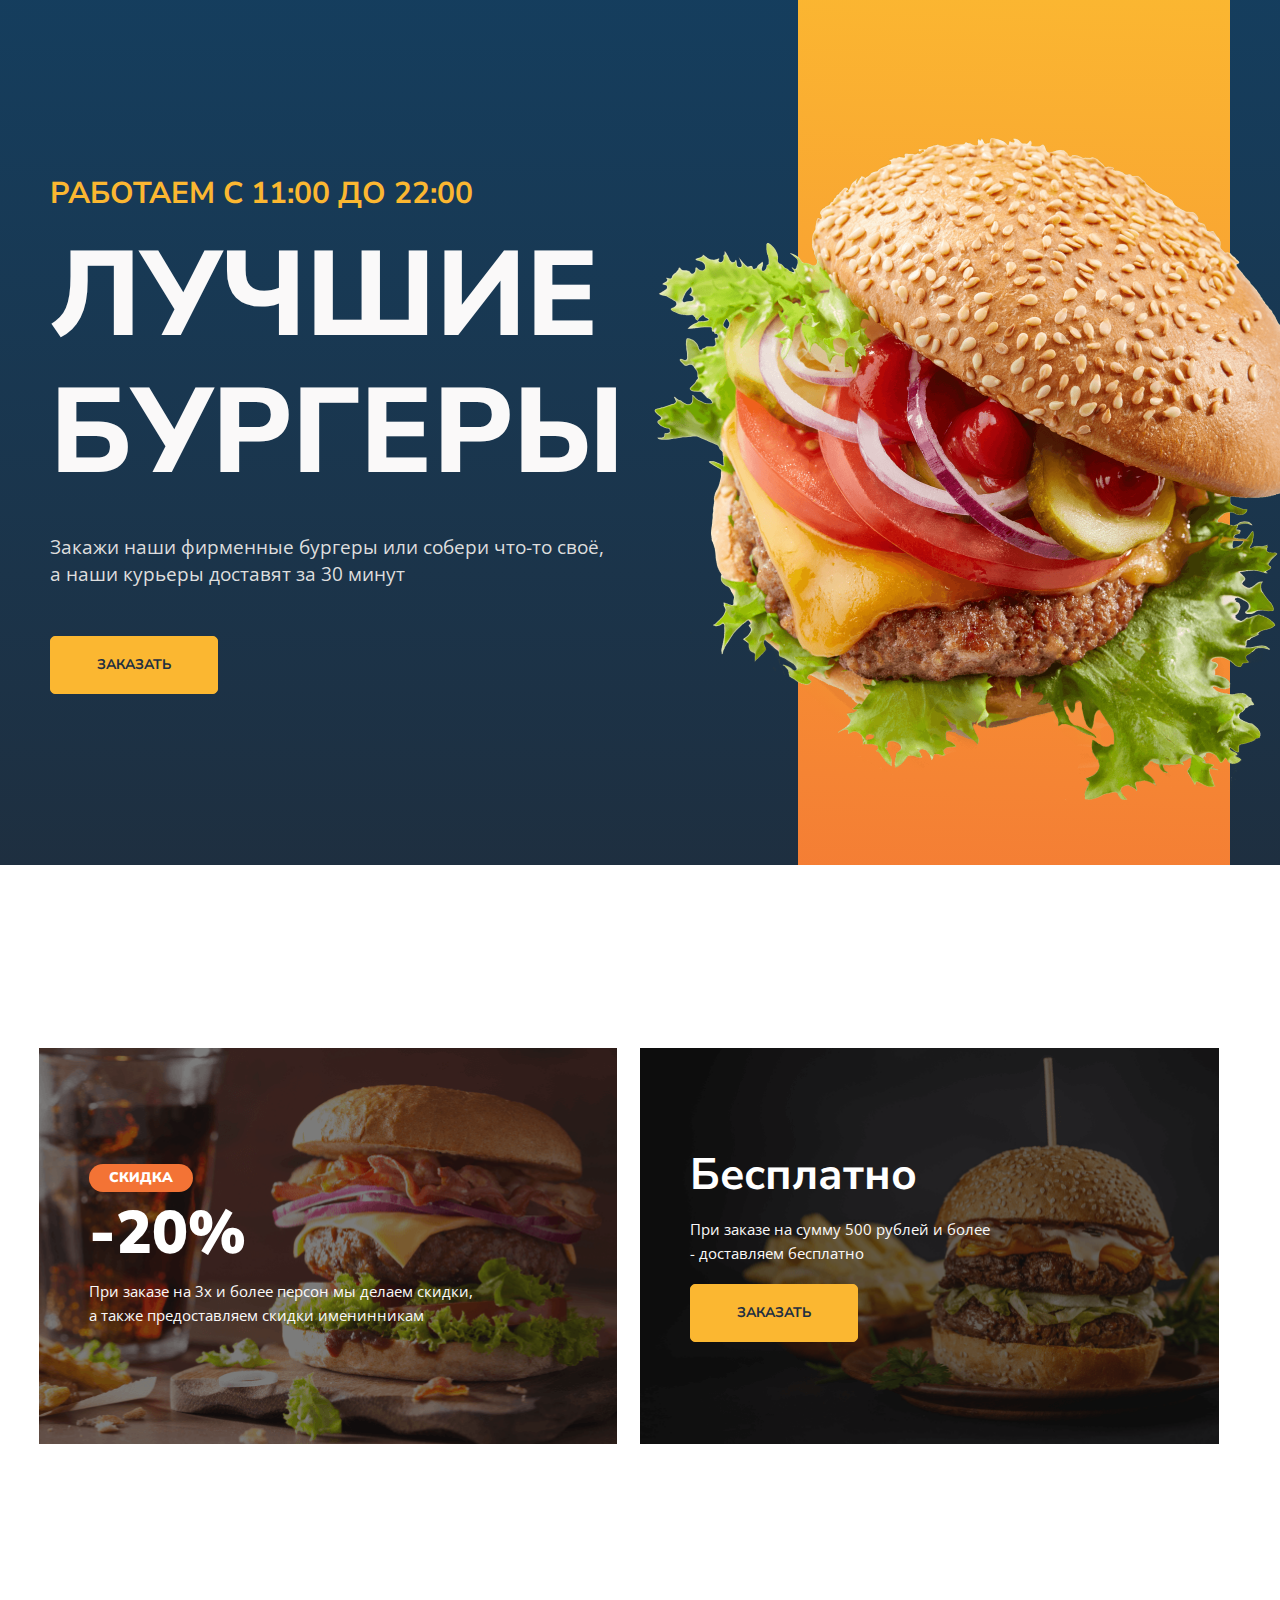
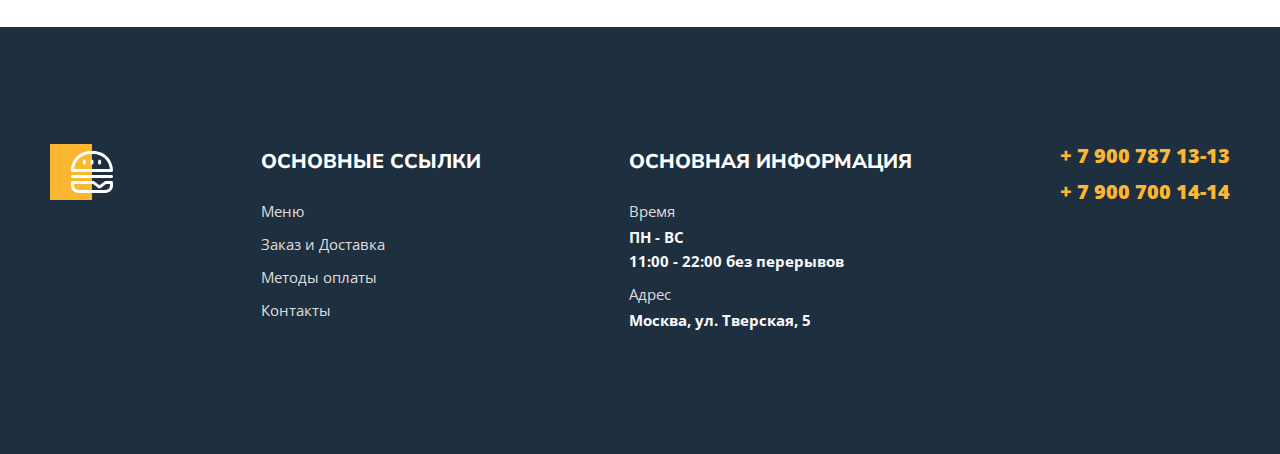
<file: index.html>
<!DOCTYPE html>
<html lang="en">
<head>
    <meta charset="UTF-8">
    <meta http-equiv="X-UA-Compatible" content="IE=edge">
    <meta name="viewport" content="width=device-width, initial-scale=1.0">
    <title>Burger</title>
    <link rel="preconnect" href="https://fonts.googleapis.com">
    <link rel="preconnect" href="https://fonts.gstatic.com" crossorigin>
    <link href="https://fonts.googleapis.com/css2?family=Nunito+Sans:ital,wght@0,700;0,800;0,900;1,600&family=Open+Sans:wght@400;600;700&display=swap" rel="stylesheet">
    <link rel="stylesheet" href="styles/normalize.css">
    <link rel="stylesheet" href="styles/main.css">
    <link rel="apple-touch-icon" sizes="192x192" href="images/favicon/android-chrome-192x192.png">
    <link rel="icon" type="image/png" sizes="512x512" href="images/favicon/android-chrome-512x512.png">
    <link rel="icon" sizes="16x16" href="images/favicon/favicon.ico">
    <link rel="apple-touch-icon" sizes="180x180" href="images/favicon/apple-touch-icon.png">
    <link rel="icon" type="image/png" sizes="32x32" href="images/favicon/favicon-32x32.png">
    <link rel="icon" type="image/png" sizes="16x16" href="images/favicon/favicon-16x16.png">
    <link rel="mask-icon" href="images/favicon/safari-pinned-tab.svg" color="#5bbad5">
    <meta name="msapplication-TileColor" content="#da532c">
    <meta name="theme-color" content="#ffffff">
</head>
<body>
    <div class="main">
        <div class="wrapper">
            <div class="content">
                <h1 class="content-title">
                    <span>работаем с 11:00 до 22:00</span>
                    Лучшие бургеры
                </h1>
                <p class="content-text">Закажи наши фирменные бургеры или собери&nbsp;что-то своё, а&nbsp;наши курьеры доставят за&nbsp;30&nbsp;минут</p>
                <a class="content-link" href="menu.html">заказать</a>
            </div>
            <div class="visual">
                <div class="visual-bg"></div>
                <img src="images/burger.png" alt="burger">
            </div>
        </div>
    </div>
    <div class="promo">
        <div class="wrapper">
            <div class="promo-left">
                <p class="sale">Скидка</p>
                <p class="cost">-20%</p>
                <p class="promo-description">При заказе на 3х и более персон мы делаем скидки, а также предоставляем скидки именинникам</p>
            </div>    
            <div class="promo-right">
                <p class="free">Бесплатно</p>
                <p class="promo-description">При заказе на сумму 500 рублей и более - доставляем бесплатно</p>
                <a href="menu.html">заказать</a>
            </div>
        </div>
    </div>
    <footer class="footer">
        <div class="container">
            <div class="footer-box">
                <div class="footer-item">
                    <img class="footer-logo" src="images/logo-footer.svg" alt="logo">
                </div>
                <div class="footer-item">
                    <h2>основные ссылки</h2>
                    <ul class="footer-list">
                        <li><a href="menu.html">Меню</a></li>
                        <li><a href="#">Заказ и Доставка</a></li>
                        <li><a href="#">Методы оплаты</a></li>
                        <li><a href="#">Контакты</a></li>
                    </ul>
                    <ul class="footer-list footer-list-tel">
                        <li>
                            <a href="tel:+79007871313">+ 7 900 787 13-13</a>
                        </li>
                        <li>
                            <a href="tel:+79007001414">+ 7 900 700 14-14</a>
                        </li>
                    </ul>
                </div>
                <div class="footer-item">
                    <h2>основная информация</h2>
                    <ul class="footer-list">
                        <li>
                            <span>Время</span>
                            ПН - ВС <br>
                            11:00 - 22:00 без перерывов
                        </li>
                        <li class="footer-list">
                            <span>Адрес</span>
                            Москва, ул. Тверская, 5
                        </li>
                    </ul>
                </div>
                <div class="footer-tel">
                    <ul class="footer-list footer-list-tel">
                        <li>
                            <a href="tel:+79007871313">+ 7 900 787 13-13</a>
                        </li>
                        <li>
                            <a href="tel:+79007001414">+ 7 900 700 14-14</a>
                        </li>
                    </ul>
                </div>
            </div>
        </div>
    </footer>
</body>
</html>
</file>
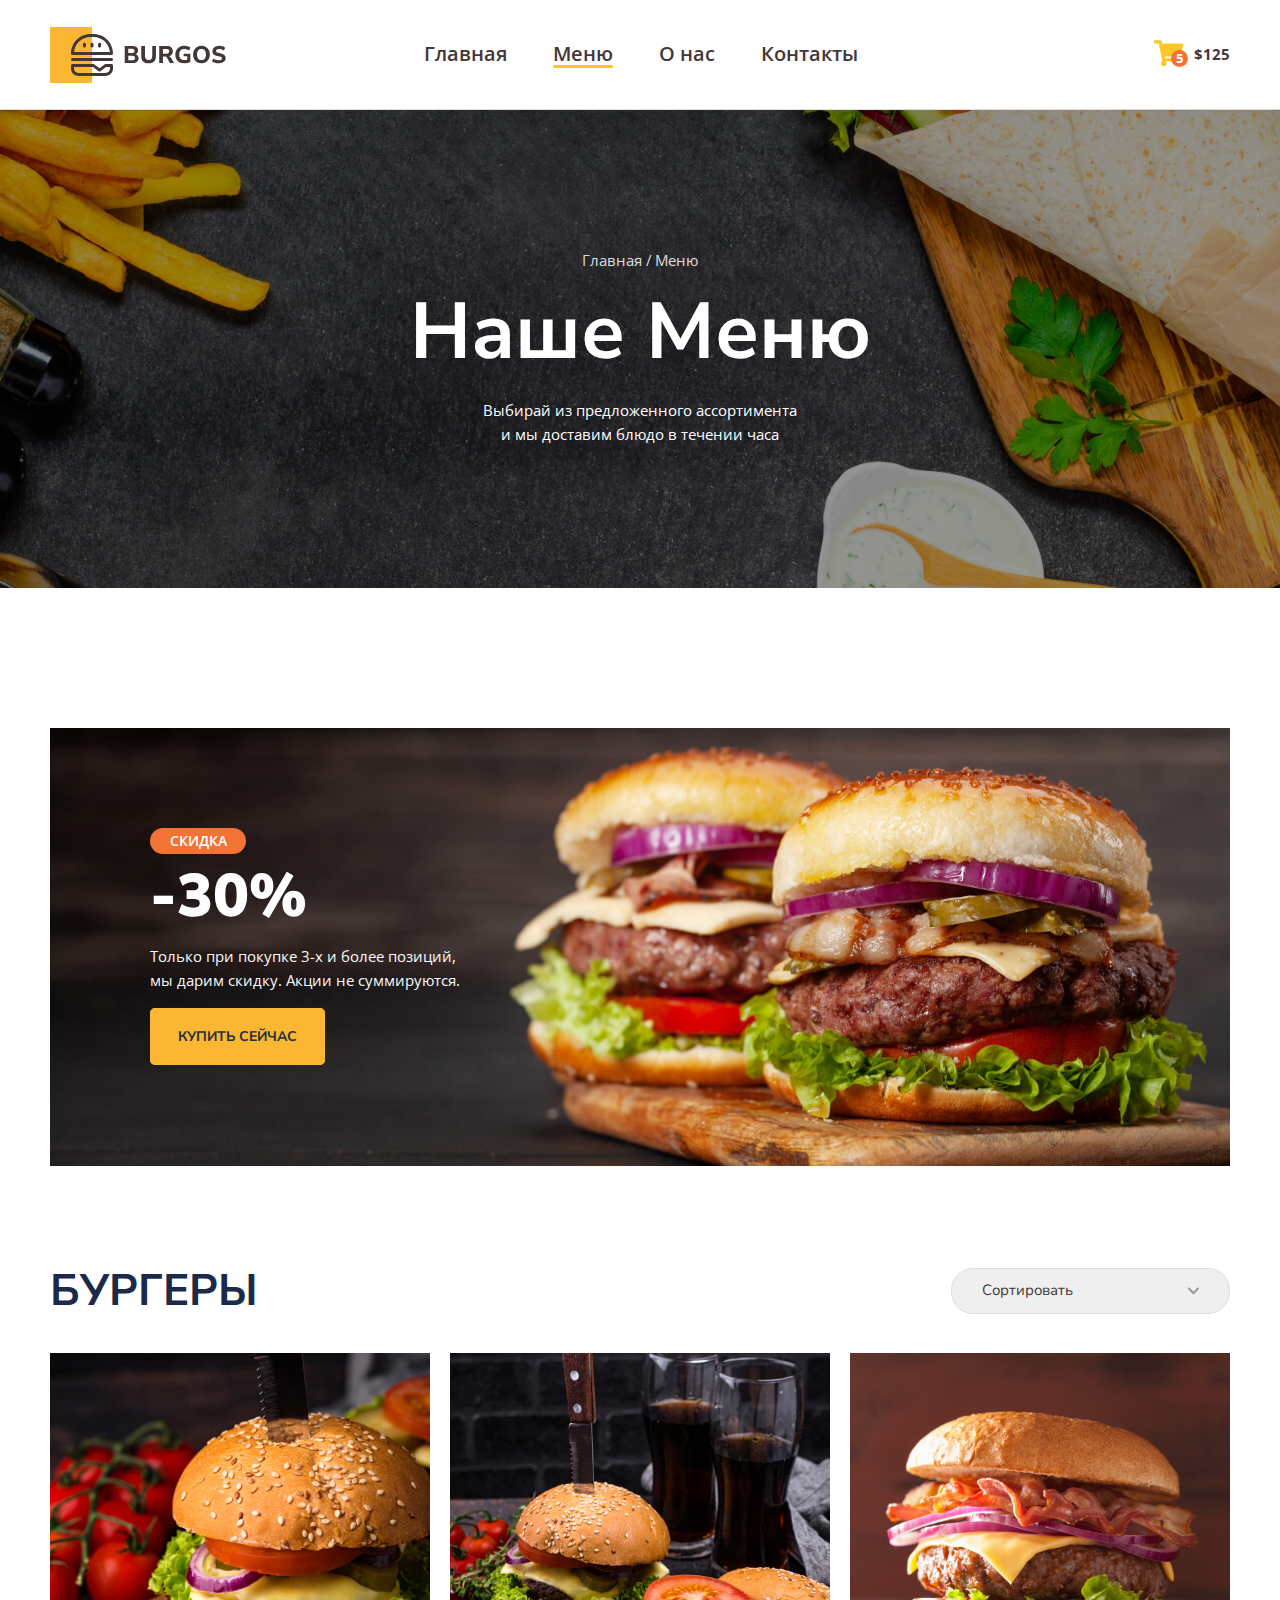
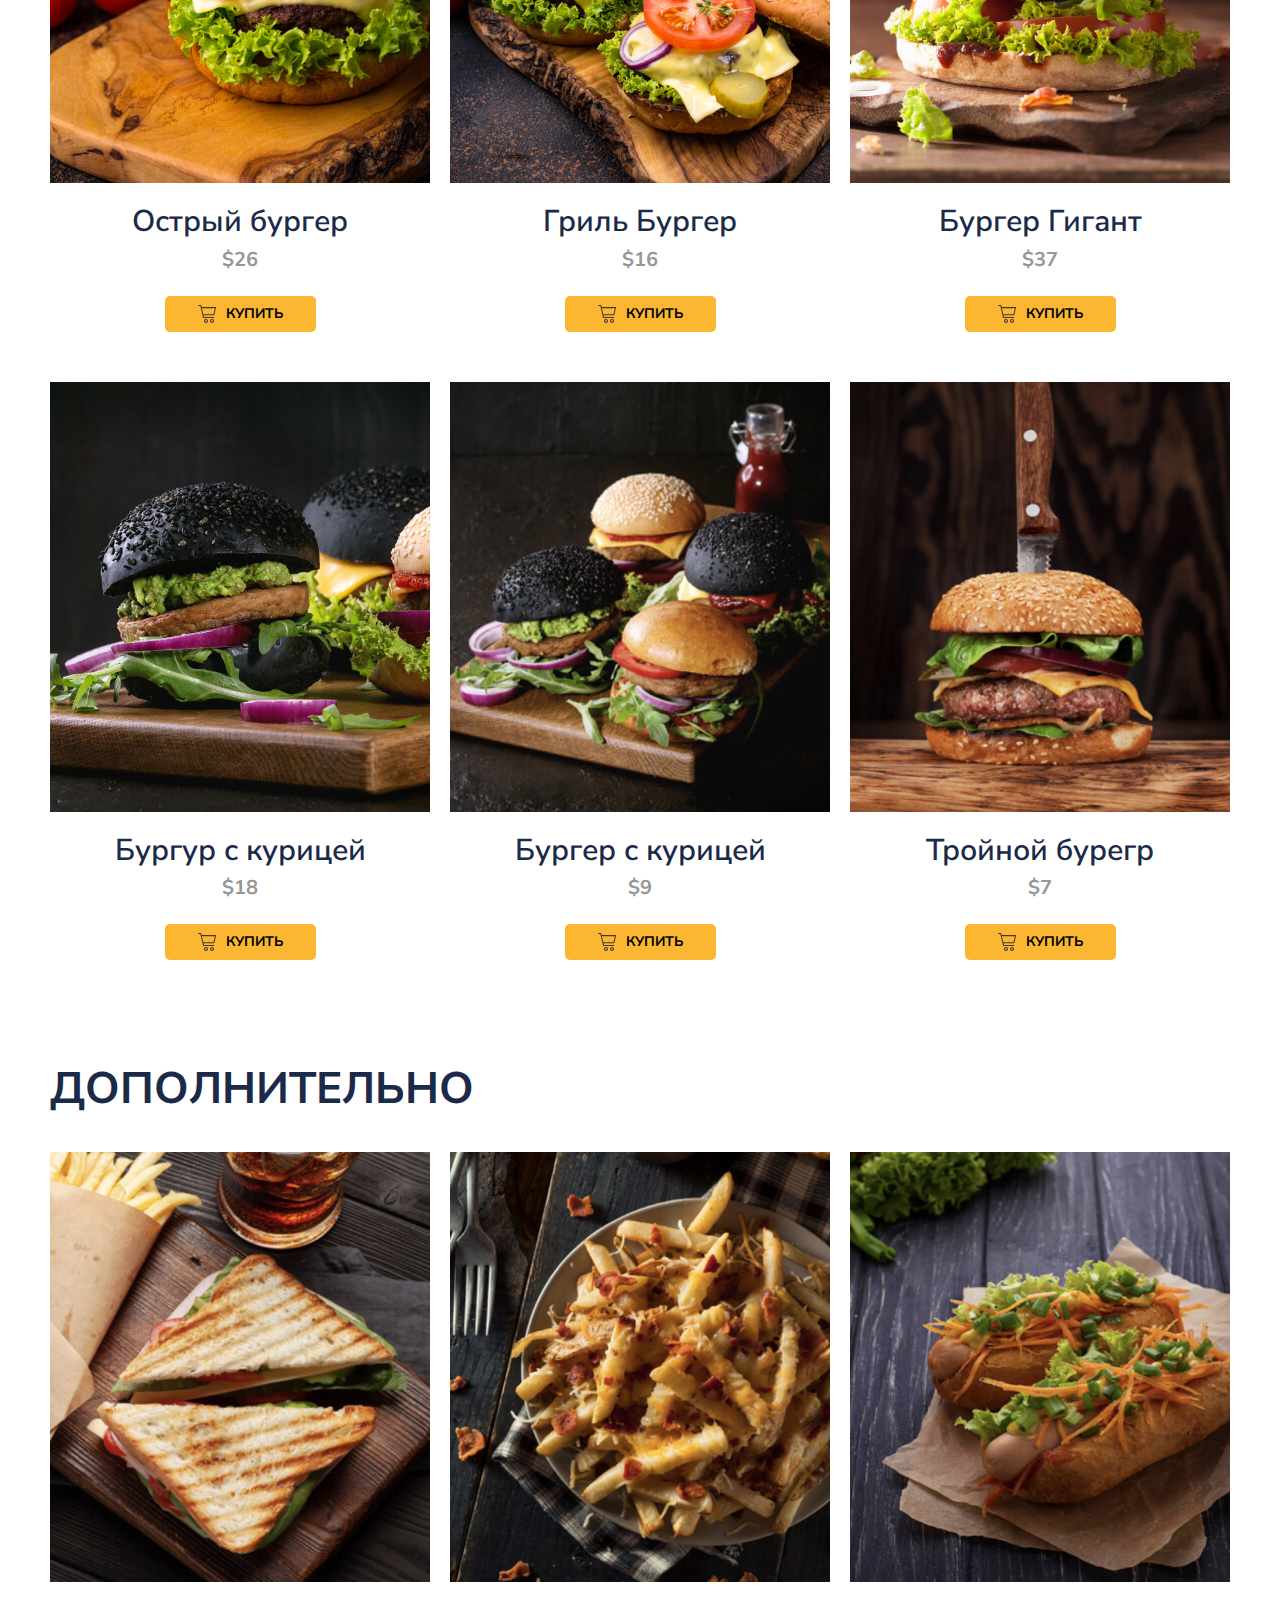
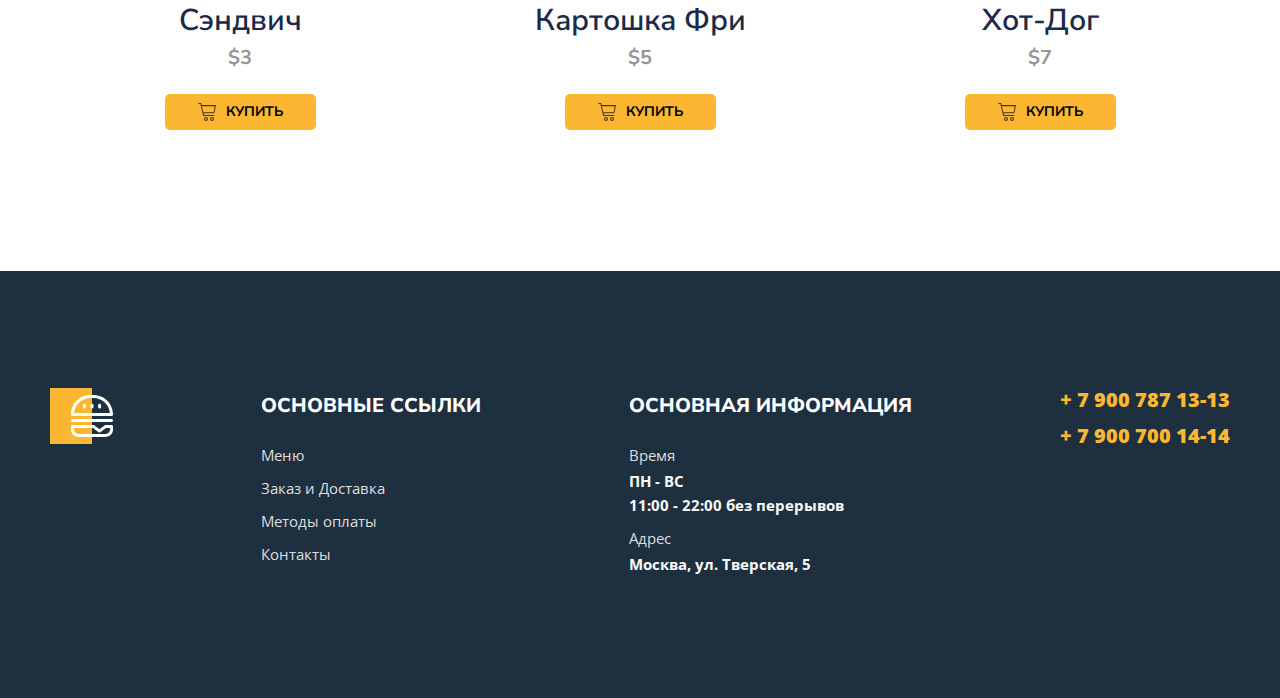
<file: menu.html>
<!DOCTYPE html>
<html lang="ru">
<head>
    <meta charset="UTF-8">
    <meta http-equiv="X-UA-Compatible" content="IE=edge">
    <meta name="viewport" content="width=device-width, initial-scale=1.0">
    <title>Burger</title>
    <link rel="preconnect" href="https://fonts.googleapis.com">
    <link rel="preconnect" href="https://fonts.gstatic.com" crossorigin>
    <link href="https://fonts.googleapis.com/css2?family=Nunito+Sans:wght@400;600;700;800;900&family=Open+Sans:wght@400;600;700&display=swap" rel="stylesheet">
    <link rel="stylesheet" href="styles/normalize.css">
    <link rel="stylesheet" href="styles/main.css">
    <link rel="apple-touch-icon" sizes="192x192" href="images/favicon/android-chrome-192x192.png">
    <link rel="icon" type="image/png" sizes="512x512" href="images/favicon/android-chrome-512x512.png">
    <link rel="icon" sizes="16x16" href="images/favicon/favicon.ico">
    <link rel="apple-touch-icon" sizes="180x180" href="images/favicon/apple-touch-icon.png">
    <link rel="icon" type="image/png" sizes="32x32" href="images/favicon/favicon-32x32.png">
    <link rel="icon" type="image/png" sizes="16x16" href="images/favicon/favicon-16x16.png">
    <link rel="mask-icon" href="images/favicon/safari-pinned-tab.svg" color="#5bbad5">
    <meta name="msapplication-TileColor" content="#da532c">
    <meta name="theme-color" content="#ffffff">
</head>
<body>
    <header id="headerTop">
        <div class="container">
            <div class="header">
                <div class="header-burger">
                    <button class="burger" onclick="openModal()"></button>
                </div>
                <div class="header-item">
                    <a href="index.html" class="header-logo"></a>
                    <nav>
                        <ul class="header-nav">
                            <li><a href="index.html">Главная</a></li>
                            <li><a href="#" class="active">Меню</a></li>
                            <li><a href="#">О нас</a></li>
                            <li><a href="#">Контакты</a></li>
                        </ul>
                    </nav>       
                </div>
                <button type="button" class="button">
                    <span class="button-item">
                        <img src="images/cart.svg" alt="Корзина">
                        <span class="button-count">5</span>
                    </span>
                    <span class="button-text">$125</span>
                </button>
            </div>
        </div>
    </header>
    <div class="bg">
        <div class="container">
            <ul class="breadcrumbs">
                <li><a href="index.html">Главная</a></li>
                <li><a href="#">Меню</a></li>
            </ul>
            <h1 class="title">Наше Меню</h1>
            <p class="description">Выбирай из предложенного ассортимента и мы доставим блюдо в течении часа</p>
        </div>
    </div>
    <main>
        <div class="banner">
            <div class="container">
                <div class="banner-box">
                    <h2 class="banner-title">
                        <span>скидка</span>
                        -30%
                    </h2>
                    <p class="banner-text">
                        Только при покупке 3-х и более позиций, мы&nbsp;дарим скидку. Акции&nbsp;не суммируются.
                    </p>
                    <a href="#menuBurger" class="banner-link">купить сейчас</a>
                </div>
            </div>
        </div>
        <section class="menu" id="menuBurger">
            <div class="container">
                <div class="menu-header">
                    <h2 class="menu-title">Бургеры</h2>
                    <select class="menu-select">
                        <option value="">Сортировать</option>
                        <option value="up">По возрастанию</option>
                        <option value="down">По убыванию</option>
                    </select>
                </div>
                <div class="menu-grid">
                    <div class="menu-grid-item">
                        <div class="menu-grid-cover">
                            <img src="images/menu/01.jpg" alt="Острый бургер">
                        </div>
                        <p class="menu-grid-title">Острый бургер</p>
                        <p class="menu-grid-price">$26</p>
                        <button type="button" class="menu-grid-btn">
                            <span class="menu-grid-icon"></span>
                            <span class="menu-grid-text">купить</span>
                        </button>
                    </div>
                    <div class="menu-grid-item">
                        <div class="menu-grid-cover">
                            <img src="images/menu/02.jpg" alt="Острый бургер">
                        </div>
                        <p class="menu-grid-title">Гриль Бургер</p>
                        <p class="menu-grid-price">$16</p>
                        <button type="button" class="menu-grid-btn">
                            <span class="menu-grid-icon"></span>
                            <span class="menu-grid-text">купить</span>
                        </button>
                    </div>
                    <div class="menu-grid-item">
                        <div class="menu-grid-cover">
                            <img src="images/menu/03.jpg" alt="Острый бургер">
                        </div>
                        <p class="menu-grid-title">Бургер Гигант</p>
                        <p class="menu-grid-price">$37</p>
                        <button type="button" class="menu-grid-btn">
                            <span class="menu-grid-icon"></span>
                            <span class="menu-grid-text">купить</span>
                        </button>
                    </div>
                    <div class="menu-grid-item">
                        <div class="menu-grid-cover">
                            <img src="images/menu/04.jpg" alt="Острый бургер">
                        </div>
                        <p class="menu-grid-title">Бургур с курицей</p>
                        <p class="menu-grid-price">$18</p>
                        <button type="button" class="menu-grid-btn">
                            <span class="menu-grid-icon"></span>
                            <span class="menu-grid-text">купить</span>
                        </button>
                    </div>
                    <div class="menu-grid-item">
                        <div class="menu-grid-cover">
                            <img src="images/menu/05.jpg" alt="Острый бургер">
                        </div>
                        <p class="menu-grid-title">Бургер с курицей</p>
                        <p class="menu-grid-price">$9</p>
                        <button type="button" class="menu-grid-btn">
                            <span class="menu-grid-icon"></span>
                            <span class="menu-grid-text">купить</span>
                        </button>
                    </div>
                    <div class="menu-grid-item">
                        <div class="menu-grid-cover">
                            <img src="images/menu/06.jpg" alt="Острый бургер">
                        </div>
                        <p class="menu-grid-title">Тройной бурегр</p>
                        <p class="menu-grid-price">$7</p>
                        <button type="button" class="menu-grid-btn">
                            <span class="menu-grid-icon"></span>
                            <span class="menu-grid-text">купить</span>
                        </button>
                    </div>
                </div>
            </div>
        </section>
        <section class="menu  menu-other">
            <div class="container">
                <div class="menu-header">
                    <h2 class="menu-title">
                        Дополнительно
                    </h2>
                </div>
                <div class="menu-grid">
                    <div class="menu-grid-item">
                        <div class="menu-grid-cover">
                            <img src="./images/menu/07.jpg" alt="Сэндвич">
                        </div>
                        <p class="menu-grid-title">
                            Сэндвич
                        </p>
                        <p class="menu-grid-price">
                            $3
                        </p>
                        <button type="button" class="menu-grid-btn">
                            <span class="menu-grid-icon"></span>
                            <span class="menu-grid-text">купить</span>
                        </button>
                    </div>
                    <div class="menu-grid-item">
                        <div class="menu-grid-cover">
                            <img src="./images/menu/08.jpg" alt="Картошка Фри">
                        </div>
                        <p class="menu-grid-title">
                            Картошка Фри
                        </p>
                        <p class="menu-grid-price">
                            $5
                        </p>
                        <button type="button" class="menu-grid-btn">
                            <span class="menu-grid-icon"></span>
                            <span class="menu-grid-text">купить</span>
                        </button>
                    </div>
                    <div class="menu-grid-item">
                        <div class="menu-grid-cover">
                            <img src="./images/menu/09.jpg" alt="Хот-Дог">
                        </div>
                        <p class="menu-grid-title">
                            Хот-Дог
                        </p>
                        <p class="menu-grid-price">
                            $7
                        </p>
                        <button type="button" class="menu-grid-btn">
                            <span class="menu-grid-icon"></span>
                            <span class="menu-grid-text">купить</span>
                        </button>
                    </div>
                </div>
            </div>
        </section>
    </main>
    <footer class="footer">
        <div class="container">
            <div class="footer-box">
                <div class="footer-item">
                    <img class="footer-logo" src="images/logo-footer.svg" alt="logo">
                </div>
                <div class="footer-item">
                    <h2>основные ссылки</h2>
                    <ul class="footer-list">
                        <li><a href="#">Меню</a></li>
                        <li><a href="#">Заказ и Доставка</a></li>
                        <li><a href="#">Методы оплаты</a></li>
                        <li><a href="#">Контакты</a></li>
                    </ul>
                    <ul class="footer-list footer-list-tel">
                        <li>
                            <a href="tel:+79007871313">+ 7 900 787 13-13</a>
                        </li>
                        <li>
                            <a href="tel:+79007001414">+ 7 900 700 14-14</a>
                        </li>
                    </ul>
                </div>
                <div class="footer-item">
                    <h2>основная информация</h2>
                    <ul class="footer-list">
                        <li>
                            <span>Время</span>
                            ПН - ВС <br>
                            11:00 - 22:00 без перерывов
                        </li>
                        <li class="footer-list">
                            <span>Адрес</span>
                            Москва, ул. Тверская, 5
                        </li>
                    </ul>
                </div>
                <div class="footer-tel">
                    <ul class="footer-list footer-list-tel">
                        <li>
                            <a href="tel:+79007871313">+ 7 900 787 13-13</a>
                        </li>
                        <li>
                            <a href="tel:+79007001414">+ 7 900 700 14-14</a>
                        </li>
                    </ul>
                </div>
            </div>
        </div>
    </footer>
    <a href="#headerTop" class="button-up hidden" id="btnUp">Наверх</a>
    <div id="modal" class="modal">
        <ul class="header-nav">
            <li><a href="index.html">Главная</a></li>
            <li><a href="#" class="active">Меню</a></li>
            <li><a href="#">О нас</a></li>
            <li><a href="#">Контакты</a></li>
        </ul>
        <button class="burger-close" onclick="closeModal()"></button>
    </div>
    <script>
        //Smoth Scroll
         const links = document.querySelectorAll(".banner-link");

         for (const link of links) {
            link.addEventListener("click", clickHandler);
         }

         function clickHandler(e) {
            e.preventDefault();
            const href = this.getAttribute("href");

            document.querySelector(href).scrollIntoView({
                behavior: "smooth"
            });
        }

        // Button Up
        window.onscroll = function(){scrollFunction()};

        const upbuttons = document.querySelectorAll(".button-up");

        for (const upbutton of upbuttons) {
           upbutton.addEventListener("click", clickHandler);
        }

       function clickHandler(e) {
       e.preventDefault();
       const href = this.getAttribute("href");

       document.querySelector(href).scrollIntoView({
           behavior: "smooth"
       });
       }

       function scrollFunction(){
           if ( document.body.scrollTop > 1000 || document.documentElement.scrollTop > 1000){
               document.getElementById('btnUp').className = 'button-up visible';
           } else {
               document.getElementById('btnUp').className = 'button-up hidden';
           }
       }

        // Menu

        function openModal() {
           document.getElementById("modal").style.top = "0px";
       }

       function closeModal() {
           document.getElementById("modal").style.top = "-400px";
       }

    </script>
</body>
</html>
</file>
<file: styles/main.css>
body {
    font-family: 'Nunito Sans', sans-serif;
}

.container {
    max-width: 1180px;
    margin: 0 auto;
    padding-left: 15px;
    padding-right: 15px;
}

header {
    border-bottom: 1px solid #DEDEDE;
}

.header {
    font-family: 'Open Sans', sans-serif;
    display: flex;
    align-items: center;
    justify-content: space-between;
    padding-top: 26px;
    padding-bottom: 25px;
}

.header-item {
    display: flex;
    align-items: center;
    justify-content: space-between;
    flex-basis: 68.5%;
}

.header-logo {
    display: block;
    background-image: url(../images/logo.svg);
    width: 176px;
    height: 56px;
    background-repeat: no-repeat;
    background-size: cover;
}

.header-nav {
    display: flex;
    list-style-type: none;
    padding-left: 0;
    gap: 46px;
}

.header-nav a {
    font-weight: 600;
    font-size: 20px;
    color: #443737;
    text-decoration: none;
    transition: .2s;
}

.header-nav a:hover {
    color: #FFC725;
}

.header-nav a::after {
    content: '';
    width: 100%;
    height: 3px;
    border-radius: 1.5px;
    background: transparent;
    display: block;
}

.header-nav a.active::after {
    background: #FFC725;
}

.button {
    display: flex;
    align-items: center;
    background-color: transparent;
    border: none;
    padding: 0;
    gap: 10px;
    cursor: pointer;
}

.button-item {
    position: relative;
}

.button-count {
    font-weight: 700;
    font-size: 13px;
    color: #fff;
    background: #F37335;
    border-radius: 100%;
    position: absolute;
    width: 17px;
    height: 17px;
    text-align: center;
    line-height: 1.3;
    bottom: 3px;
    right: -4px;
}

.button-text {
    color: #443737;
    font-weight: 700;
    font-size: 15px;
}

.bg {
    text-align: center;
    color: #fff;
    background-image: url(../images/bg.jpg);
    background-size: cover;
    background-position: center center;
    padding: 142px 0;
    margin-bottom: 140px;
}

.breadcrumbs {
    padding-left: 0;
    margin-top: 0;
    list-style-type: none;
    display: flex;
    justify-content: center;
    gap: 7px;
}

.breadcrumbs a {
    color: #DEDEDE;
    font-size: 15px;
    font-family: 'Open Sans', sans-serif;
    text-decoration: none;
    transition: .2s;
}

.breadcrumbs a:hover {
    color: #FFC725;
}

.breadcrumbs a::before {
    content: '/';
    position: relative;
    left: -3px;
    pointer-events: none;
    transition: .2s;
}

.breadcrumbs a:hover::before {
    color: #DEDEDE;
}

.breadcrumbs li:first-child a::before {
    display: none;
}

.title {
    font-weight: 700;
    font-size: 79px;
    margin-top: 17px;
    margin-bottom: 20px;
}

.description {
    font-family: 'Open Sans', sans-serif;
    font-size: 15px;
    line-height: 1.6;
    max-width: 320px;
    margin: 0 auto;
}

.banner-box {
    background-image: url(../images/banner.jpg);
    background-repeat: no-repeat;
    background-size: cover;
    padding: 100px 100px 120px;
    background-position: 0 center;
    color: #fff;
    margin-bottom: 80px;
}

.banner-title {
    font-size: 60px;
    font-weight: 900;
    margin-top: 0;
    margin-bottom: 13px;
}

.banner-title span {
    font-family: 'Open Sans', sans-serif;
    font-weight: 600;
    background-color: #F37335;
    max-width: 96px;
    padding: 5px 0;
    border-radius: 14px;
    display: block;
    font-size: 14px;
    text-align: center;
    text-transform: uppercase;
    margin-bottom: 8px;
}

.banner-text {
    font-family: 'Open Sans', sans-serif;
    max-width: 353px;
    color: #FAF9F9;
    font-size: 15px;
    line-height: 1.6;
    font-weight: 400;
    margin-top: 0;
    margin-bottom: 35px;
}

.banner-link {
    color: #1E2F40;
    background-color: #FBB731;
    padding: 18px 27px;
    font-size: 14px;
    font-weight: 700;
    text-align: center;
    text-decoration: none;
    border-radius: 5px;
    text-transform: uppercase;
    border: 1px solid #FBB731;
    transition: .2s;
}

.banner-link:hover {
    background-color: transparent;
    color: #FBB731;
}

.menu {
    padding-top: 20px;
}

.menu-header {
    display: flex;
    align-items: center;
    justify-content: space-between;
    margin-bottom: 37px;
}

.menu-title {
    font-size: 44px;
    font-weight: 700;
    text-transform: uppercase;
    color: #1B2A49;
    margin: 0;
}

.menu-select {
    border: 1px solid #DEDEDE;
    padding: 13px 30px;
    border-radius: 22px;
    color: #443737;
    font-size: 15px;
    -webkit-appearance: none;
       -moz-appearance: none;
            appearance: none;
    flex-basis: 279px;
    background-image: url(../images/arrow.svg);
    background-size: 12.79px 7.75px;
    background-repeat: no-repeat;
    background-position: 89% center;
}

.menu-grid {
    display: grid;
    grid-template-columns: repeat(3, 1fr);
    gap: 50px 20px;
    margin-bottom: 84px;
}

.menu-grid-cover {
    width: 100%;
    height: 430px;
    position: relative;
    overflow: hidden;
}

.menu-grid-cover img {
    position: absolute;
    left: 50%;
    top: 50%;
    transform: translate(-50%, -50%);
    -o-object-fit: cover;
       object-fit: cover;
    width: 100%;
    height: 430px;
}

.menu-grid-item {
    display: flex;
    flex-direction: column;
    align-items: center;
}

.menu-grid-title,
.menu-grid-price,
.menu-grid-btn,
.menu-grid-icon,
.menu-grid-text {
    margin-top: 0;
}

.menu-grid-title {
    font-size: 30px;
    font-weight: 600;
    color: #1B2A49;
    margin-bottom: 8px;
    margin-top: 22px;
}

.menu-grid-price {
    font-size: 20px;
    font-weight: 700;
    color: #979797;
    margin-bottom: 5px;
}

.menu-grid-btn {
    display: flex;
    justify-content: center;
    text-transform: uppercase;
    align-items: center;
    background-color: #FBB731;
    border: none;
    border-radius: 5px;
    padding: 9px 33px;
    cursor: pointer;
    margin: 0 auto;
    margin-top: 20px;
    gap: 10px;
    font-weight: 700;
    font-size: 14px;
    transition: .2s;
}

.menu-grid-btn:hover {
    background-color: #F37335;
}

.menu-grid-icon {
    display: block;
    background-image: url(../images/cart-menu.svg);
    background-position: center center;
    background-repeat: no-repeat;
    background-size: cover;
    width: 18px;
    height: 18px;
}

.footer {
    background: #1E2F40;
    color: #fff;
    padding-top: 117px;
    padding-bottom: 106px;
    margin-top: 141px;
}

.footer-box {
    display: flex;
    justify-content: space-between;
    gap: 20px;
}

.footer-logo {
    width: 63px;
    height: 56px;
}

.footer-item h2 {
    font-size: 20px;
    font-weight: 800;
    text-transform: uppercase;
    margin-bottom: 22px;
    margin-top: 3px;
    line-height: 1.5;
}

.footer-list li {
    margin-bottom: 9px;
    font-family: 'Open Sans', sans-serif;
    font-size: 15px;
    color: #FAF9F9;
    font-weight: 700;
    line-height: 24px;
}

.footer-list a {
    color: #DEDEDE;
    text-decoration: none;
    font-weight: 400;
    transition: .2s;
}

.footer-list a:hover {
    color:#FBB731;
}

.footer-item span {
    color: #DEDEDE;
    display: block;
    font-weight: 400;
    margin-bottom: 2px;
}

.footer-list-tel {
    margin-top: 0;
}

.footer-list-tel li {
    margin-bottom: 12px;
}

.footer-list-tel a {
    display: block;
    font-size: 20px;
    font-weight: 800;
    color: #FBB731;
    transition: .2s;
}

.footer-list-tel a:hover {
    color: #DEDEDE;
}

.footer-list {
    padding-left: 0;
    list-style-type: none;
}

.button-up {
    background-color: #FBB731;
    font-weight: 700;
    font-size: 14px;
    text-transform: uppercase;
    color: #1E2F40;
    text-decoration: none;
    padding: 10px 20px;
    position: fixed;
    bottom: 20px;
    right: 20px;
    border-radius: 5px;
    transition: .2s;
}

.button-up:hover {
    background-color: #F37335;
}

.button-up.hidden {
    opacity: 0;
}

.button-up.visible {
    opacity: 1;
}

/* STYLE INDEX */
body {
    overflow-x: hidden;
}

.main {
    background: linear-gradient(180deg, #0C4C7B -100%, #1E2F40 100%);
}

.wrapper {
    max-width: 1180px;
    margin: 0 auto;
    display: flex;
    justify-content: space-between;
}

.content {
    color: #FAF9F9;
    flex: 0 0 580px;
    padding-top: 175px;
    padding-bottom: 171px;
}

.content-title {
    font-size: 120px;
    font-weight: 800;
    text-transform: uppercase;
    line-height: 137px;
    margin-bottom: 33px;
    margin-top: 0;
}

.content-title span {
    color: #FBB731;
    font-size: 30px;
    font-weight: 700;
    line-height: 38px;
    display: block;
    margin-bottom: 14px;
}

.content-text {
    font-family: 'Open Sans', sans-serif;
    font-size: 19px;
    color: #DEDEDE;
    line-height: 1.4;
    margin-bottom: 49px;
}

.content-link,
.promo a {
    color: #1E2F40;
    background-color: #FBB731;
    transition: color 0.3s cubic-bezier(1,.02,1,1.18), background-color 0.3s cubic-bezier(1,.02,1,1.18);
    border: 1px solid #FBB731;
    border-radius: 5px;
    text-decoration: none;
    padding: 20px 46px;
    display: inline-block;
    text-transform: uppercase;
    font-size: 14px;
    font-weight: 700;
    transition: .2s;
}

.content-link:hover,
.promo a:hover {
    background-color: transparent;
    color: #FBB731;
}

.visual {
    flex-grow: 1;
    display: flex;
    justify-content: flex-end;
    position: relative;
}

.visual-bg {
    width: 432px;
    height: 100%;
    background: linear-gradient(2.42deg, #F37335 -19.6%, #FBB731 100.79%, #FDC830 100.79%);
}

.main img {
    position: absolute;
    width: 829px;
    right: -168px;
}

.promo {
    padding-top: 183px;
    padding-bottom: 42px;
    padding-right: 23px;
}

.promo-left,
.promo-right {
    flex: 0 0 49%;
    color: #fff;
    box-sizing: border-box;
    background-repeat: no-repeat;
    background-size: cover;
    background-position: center;
}

.promo-left {
    background-image: url(../images/promo-left.png);
    padding: 116px 50px;
}

.promo-right {
    background-image: url(../images/promo-right.png);
    padding: 102px 50px;
}

.sale {
    font-size: 14px;
    font-weight: 900;
    background: #F37335;
    padding: 6px 20px;
    border-radius: 14px;
    display: inline-block;
    text-transform: uppercase;
    margin-top: 0;
    margin-bottom: 7px;
}

.cost {
    font-size: 60px;
    font-weight: 900;
    margin-bottom: 11px;
    margin-top: 0;
}

.promo-description {
    color: #FAF9F9;
    font-family: 'Open Sans', sans-serif;
    font-size: 15px;
    line-height: 24px;
    margin: 0;
}

.promo-left .promo-description {
    max-width: 392px;
}

.promo-right .promo-description {
    max-width: 300px;
    margin-bottom: 19px;
}

.free {
    font-size: 44px;
    font-weight: 700;
    margin-bottom: 16px;
    margin-top: 0;
}

.tab-tel {
    display: none;
}

/* MODAL */

.burger {
    width: 34px;
    height: 22px;
    background-color: transparent;
    background-image: url(../images/menu.svg);
    background-repeat: no-repeat;
    background-size: contain;
    border: none;
    cursor: pointer;
}

#modal {
    max-width: 500px;
    background-color: cornsilk;
    text-align: center;
    position: absolute;
    top: -400px;
    left: 0;
    right: 0;
    margin: 20px auto 0;
    transition: 0.5s;
    padding: 40px 30px;
    box-sizing: border-box;
}

#modal .header-nav {
    flex-direction: column;
    max-width: 300px;
    margin: 0 auto;
    align-items: center;
}

.burger-close {
    width: 22px;
    height: 22px;
    background-color: transparent;
    background-image: url(../images/close.svg);
    background-repeat: no-repeat;
    background-size: contain;
    border: none;
    cursor: pointer;
    position: absolute;
    top: 20px;
    right: 20px;
}

/* Responsive */

@media (min-width: 1001px) {
    .footer-list + .footer-list-tel {
        display: none;
    }
} 

@media (min-width: 766px) {
    .header-burger {
        display: none;
    }
}


@media (max-width: 1000px) {
    .container {
        max-width: 738px;
    }

    .header-logo {
        width: 150px;
        height: 48px;
        background-size: contain;
    }

    .header-nav {
        gap: 22px;
    }

    .header-item {
        flex-basis: 75.5%;
    }

    .bg {
        margin-bottom: 72px;
    }

    .banner-box {
        background-position: -80px center;
        padding: 100px 40px 120px;
        margin-bottom: 61px;
    }

    .menu-grid {
        grid-template-columns: repeat(2, 1fr);
        gap: 50px 15px;
    }

    .menu-other {
        overflow: hidden;
        height: 558px;
        padding-top: 10px;
    }

    .menu-other .menu-grid {
        display: flex;
        width: auto;
        overflow-x: scroll;
        overflow-y: hidden;
        padding-bottom: 16vw;
    }

    .menu-other .menu-grid-item {
        flex: 0 0 274px;
    }

    .menu-other .menu-grid-cover,
    .menu-other .menu-grid-cover img {
        height: 320px;
    }

    .footer {
        margin-top: 137px;
        padding-top: 61px;
        padding-bottom: 65px;
    }

    .footer-item:nth-child(2) {
        margin-right: 22px;
    }

    .footer-item h2 {
        margin-bottom: 19px;
    }

    .footer-tel {
        display: none;
    }

    .footer-list:nth-child(2) {
        margin-bottom: 20px;
    }

    .footer-list + .footer-list-tel {
        display: block;
    }

}

@media (max-width: 765px) {
    nav {
        display: none;
    }

    .header {
        gap: 21px;
    }

    .button-up.visible {
        display: none;
    }
}

@media (max-width: 567px) {
    .header {
        padding-top: 19px;
        padding-bottom: 19px;
        gap: 21px;
    }

    .header-logo {
        width: 116px;
        height: 37px;
    }

    .bg {
        padding: 57px 0;
        margin-bottom: 33px;
    }

    .breadcrumbs {
        margin-bottom: 27px;
        margin-top: 0px;
        gap: 4px;
    }

    .breadcrumbs a {
        font-size: 14px;
        padding-right: 3px;
    }

    .title {
        font-size: 38px;
        margin-top: 12px;
        margin-bottom: 11px;
    }

    .description {
        font-size: 12px;
        max-width: 264px;
    }

    .banner-box {
        background-position: 20% center;
        padding: 34px 15px 55px;
        margin-top: 33px;
        margin-bottom: 36px;
    }

    .banner-title {
        margin-top: 2px;
    }

    .menu-header {
        margin-bottom: 30px;
    }

    .menu-title {
        font-size: 27px;
    }    

    .menu-select {
        font-size: 12px;
        flex-basis: 136px;
        padding: 13px 24px 13px 15px;
        background-position: 91% center;
    }

    .menu-grid {
        gap: 25px 12px;
        margin-bottom: 40px;
    }

    .menu-grid-cover {
        height: 53.5vw;
    }

    .menu-grid-cover img {
        height: 100%;
    }

    .menu-grid-title {
        font-size: 15px;
        margin-top: 10px;
    }

    .menu-grid-price {
        font-size: 16px;
        margin-top: 6px;       
        margin-bottom: 14px;
    }

    .menu-grid-btn {
        padding: 10px 21px;
        margin-top: 0;
    }

    .menu-grid-icon {
        left: 20px;
    }

    .menu-select {
        padding: 13px 13px;
    }

    .menu-other {
        height: 108vw;
    }

    .menu-other .menu-grid {
        padding-bottom: 24vw;
    }

    .menu-other .menu-grid-item {
        flex: 0 0 38vw;
    }

    .menu-other .menu-grid-cover {
        height: 56vw;
    }

    .menu-other .menu-grid-cover img {
        height: 100%;
    }

    .footer {
        margin-top: 28px;
        padding-top: 60px;
        padding-bottom: 60px;
    }

    .footer-logo {
        margin-bottom: 26px;
        margin-top: 17px;
    }

    .footer-list + .footer-list-tel {
        display: none;
    }

    .footer-box {
        display: grid;
        grid-template-columns: 30% 70%;
        grid-template-areas: "logo tel" "link link" "info info";
        gap: 0;
    }

    .footer-item:nth-child(1) {
        grid-area: logo;
    }

    .footer-item:nth-child(2) {
        grid-area: link;
    }

    .footer-item:nth-child(3) {
        grid-area: info;
    }

    .footer-item h2 {
        font-size: 16px;
        letter-spacing: 1.5px;
    }

    .footer-tel {
        display: block;
        grid-area: tel;
        text-align: right;
        margin-bottom: 12px;
    }

    .footer-list-tel {
        margin-top: 16px;
        margin-right: 8px;
        letter-spacing: .2px;
    }
}

@media (max-width: 360px) {
    .menu-header {
        margin-bottom: 30px;
    }

    .menu-other .menu-grid-item {
        flex: 0 0 41vw;
    }

    .menu-other .menu-grid-cover {
        height: 54vw;
    }

    .menu-other .menu-header {
        margin-bottom: 35.5px;
    }

    .menu-other .menu-grid {
        gap: 25px 7px;
    }

    .menu-grid {
        gap: 25px 12px;
    }

    .menu-grid-price {
        margin-top: 0;
        margin-bottom: 0;
    }

    .menu-grid-btn {
        margin-top: 11px;
        gap: 6px;
    }

    .menu-select {
        font-size: 12px;
        padding: 13px 13px;
        background-position: 91.5% center;
    }

    .menu-grid-title {
        font-size: 13px;
    }

    .footer {
        margin-top: 42px;
        padding-bottom: 49px;
    }
}

@media (max-width: 320px) {
    .banner-box {
        background-position: 25% center;
    }
}

/* ADAPTIVE INDEX.HTML */

@media (max-width: 1250px) {

    .wrapper {
        max-width: 738px;
    }

    .content {
        padding-top: 42px;
        padding-bottom: 122px;
        padding-left: 13px;
        flex: 0 0 411px;
    }

    .content-title {
        font-size: 86px;
        line-height: 1.17;
        margin-bottom: 21px;
    }

    .content-title span {
        font-size: 22px;
        line-height: 1.3;
        margin-bottom: 10px;
    }

    .content-text {
        font-size: 14px;
        line-height: 1.45;
        margin-bottom: 33px;
    }

    .content-link,
    .promo a {
        font-size: 13px;
        padding: 17px 40px;
    }

    .visual-bg {
        width: 198px;
    }

    .main img {
        width: 471px;
        height: 511px;
        top: 120px;
        right: -117px;
    }

    .promo {
        padding-top: 108px;
        padding-bottom: 129px;
        padding-right: 0px;
    }

    .promo-left {
        padding: 43px 30px;
    }

    .promo-right {
        padding: 55px 30px;
        background-position: -57px center;
    }

    .promo-right .promo-description {
        margin-bottom: 14px;
    }

    .free {
        margin-top: 6px;
    }

    .promo + .footer {
        margin-top: 11px;
    }

}

/* ADAPTIVE TABLET INDEX.HTML */

@media (max-width: 785px) {
    .main {
        padding-bottom: 0px;
        overflow: unset;
    }

    .main .wrapper {
        display: block;
    }

    .content {
        max-width: 420px;
        margin: 0 auto;
        text-align: center;
        padding-bottom: 50px;
        padding-left: 0px;
    }

    .visual {
        display: none;
    }

    .promo {
        padding-top: 95px;
        padding-bottom: 49px;
    }

    .promo .wrapper {
        flex-direction: column;
        gap: 35px;
        align-items: center;
        justify-content: center;
    }

    .promo-left {
        padding: 43px 30px;
    }

    .promo-right {
        padding: 58px 30px;
    }

    .promo-left, .promo-right {
        width: 95%;        
        background-position: 0px center;
    }

    .promo-description {
        max-width: 375px;
    }

}

/* ADAPTIVE MOBILE INDEX.HTML */

@media (max-width: 567px) {

    .wrapper {
        max-width: 320px;
    }

    .promo {
        text-align: left;
    }

    .promo .wrapper {
        gap: 22px;
    }

    .promo-left, .promo-right {
        width: 100%;
        background-position: -34px center;
    }

    .promo-left {
        padding: 45px 30px;
    }

    .cost {
        font-size: 55px;
    }

    .promo-description {
        font-size: 13px;
    }

    .promo-right {
        padding: 43px 30px;
    }

    .content-title {
        font-size: 58px;
    }

    .content-title span {
        font-size: 14px;
    }

    .content-text {
        font-size: 13px;
    }

    .footer {
        padding-top: 45px;
    }
}

@media (max-width: 400px) {
    .content {
        text-align: left;
        padding-left: 15px;
        padding-bottom: 168px;
        padding-top: 47px;
    }

    .content-title {
        margin-bottom: 25px;
    }

    .content-title span {
        margin-bottom: 16px;
    }

    .visual {
        display: block;
    }

    .main img {
        width: 300px;
        height: 305px;
        top: -222px;
        right: -85px;
    }
    
    .promo-left {
        padding: 43px 14px;
    }

    .sale {
        margin-top: -4px;
    }

    .cost {
        margin-bottom: 3px;
    }

    .promo-left .promo-description {
        max-width: 280px;
        margin-bottom: 23px;
        line-height: 1.6;
    }

    .promo-right {
        padding: 39px 13px 45px;
    }

    .promo-right .promo-description {
        font-size: 15px;
        margin-bottom: 23px;
    }

    .free {
        font-size: 39px;
        margin-bottom: 14px;
    }

    .promo-right a {
        padding: 17px 32px;
    }

    .footer-box {
        flex-direction: column;
        gap: 16px;
    }
}
</file>
